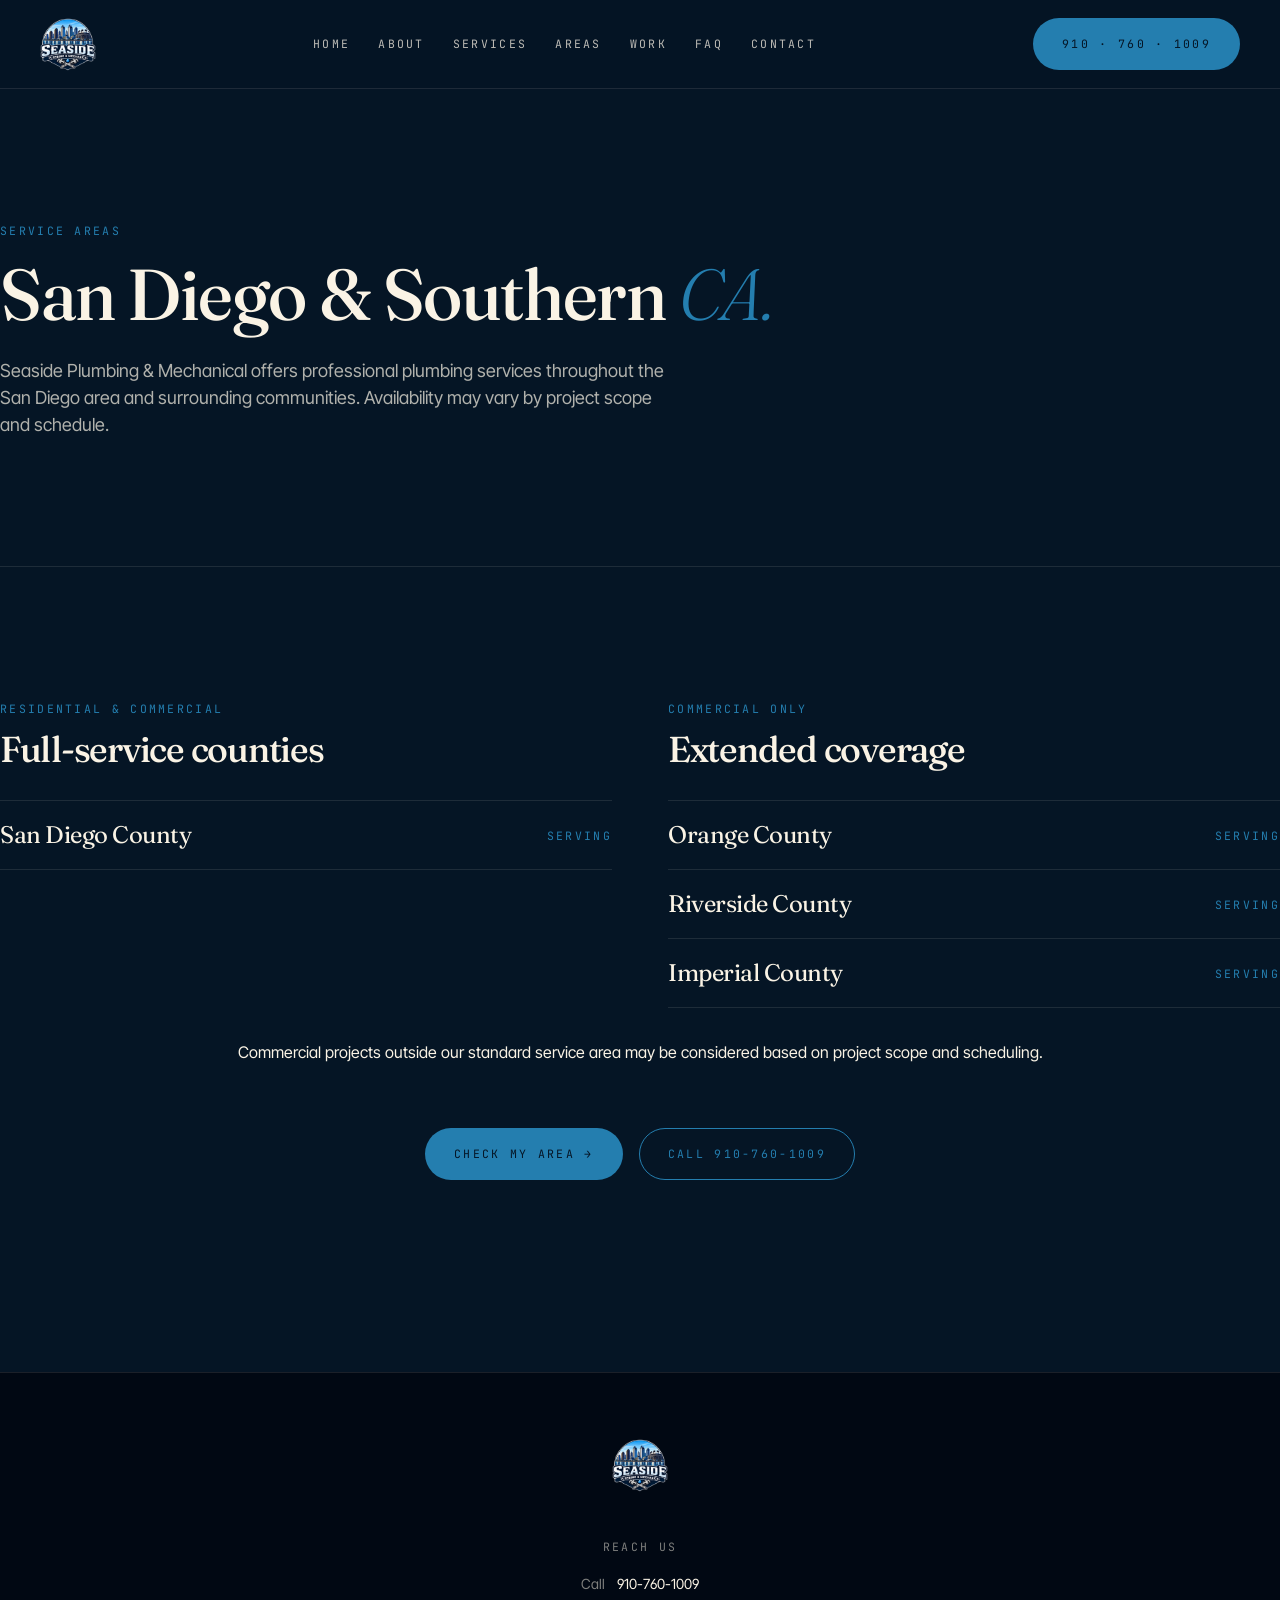
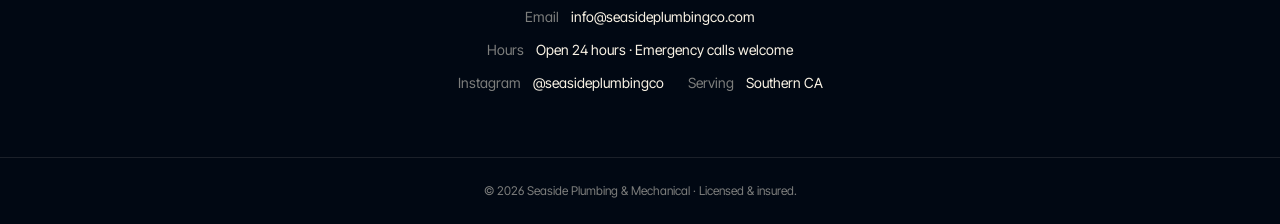
<file: areas/index.html>
<!doctype html>
<html lang="en">
<head>
  <meta charset="utf-8">
  <meta name="viewport" content="width=device-width, initial-scale=1">

  <title>Service Areas — Seaside Plumbing &amp; Mechanical</title>

  <meta name="description" content="Residential and commercial plumbing across San Diego County and surrounding Southern California communities.">

  <meta property="og:title" content="Service Areas — Seaside Plumbing & Mechanical">
  <meta property="og:description" content="Residential and commercial plumbing across San Diego County, with extended commercial coverage throughout Southern California.">
  <meta property="og:type" content="website">
  <meta property="og:url" content="https://seasideplumbingco.com/areas/">
  <meta property="og:image" content="https://seasideplumbingco.com/assets/logo.png">
  <meta property="og:image:alt" content="Seaside Plumbing & Mechanical">

  <meta name="twitter:card" content="summary_large_image">
  <meta name="twitter:title" content="Service Areas — Seaside Plumbing & Mechanical">
  <meta name="twitter:description" content="Residential and commercial plumbing across San Diego County, with extended commercial coverage throughout Southern California.">
  <meta name="twitter:image" content="https://seasideplumbingco.com/assets/logo.png">

  
<link rel="canonical" href="https://seasideplumbingco.com/areas/">
  <link rel="icon" type="image/x-icon" href="/seaside-favicon.ico">

  <link rel="preconnect" href="https://fonts.googleapis.com">
  <link rel="preconnect" href="https://fonts.gstatic.com" crossorigin>

  <link rel="stylesheet" href="https://fonts.googleapis.com/css2?family=Fraunces:opsz,wght@9..144,300;9..144,400;9..144,500&family=Inter+Tight:wght@400;500;600&family=JetBrains+Mono:wght@400;500&display=swap">

  <link rel="stylesheet" href="/styles.css">
</head>
<body>
<header class="site-header">
  <div class="header-inner">
    <a href="/" class="logo">
      <img src="/assets/logo.png" alt="Seaside Plumbing & Mechanical">
    </a>

    <nav class="main-nav">
      <a href="/">Home</a>
      <a href="/about/">About</a>
      <a href="/services/">Services</a>
      <a href="/areas/">Areas</a>
      <a href="/work/">Work</a>
      <a href="/faq/">FAQ</a>
      <a href="/contact/">Contact</a>
    </nav>

    <a href="tel:9107601009" class="btn btn-primary btn-sm header-cta">
      910 · 760 · 1009
    </a>
  </div>

  <nav class="mobile-nav">
    <a href="/">Home</a>
    <a href="/about/">About</a>
    <a href="/services/">Services</a>
    <a href="/areas/">Areas</a>
    <a href="/work/">Work</a>
    <a href="/faq/">FAQ</a>
    <a href="/contact/">Contact</a>
    <a href="tel:9107601009" class="call-link">Call</a>
  </nav>
</header>

<main>
  <section class="page-hero">
    <div class="container section-pad-lg">
      <span class="eyebrow">Service Areas</span>
      <h1>San Diego &amp; Southern <em class="accent">CA.</em></h1>
      <p style="margin-top:1.5rem;max-width:42rem;font-size:1.125rem;color:color-mix(in oklab,var(--cream) 70%,transparent);">Seaside Plumbing & Mechanical offers professional plumbing services throughout the San Diego area and surrounding communities. Availability may vary by project scope and schedule.</p>
    </div>
  </section>

  <section style="border-bottom:0;">
    <div class="container section-pad-lg">
      <div class="areas-grid">
       <div>
  <span class="eyebrow">Residential &amp; commercial</span>
  <h2 style="font-family:var(--font-display);letter-spacing:-0.035em;margin-top:0.75rem;font-size:2.25rem;color:var(--cream);">
    Full-service counties
  </h2>
  <ul class="area-list">
    <li>
      <span class="name">San Diego County</span>
      <span class="tag">Serving</span>
    </li>
  </ul>
</div>

<div>
  <span class="eyebrow">Commercial only</span>
  <h2 style="font-family:var(--font-display);letter-spacing:-0.035em;margin-top:0.75rem;font-size:2.25rem;color:var(--cream);">
    Extended coverage
  </h2>
  <ul class="area-list">
    <li><span class="name">Orange County</span><span class="tag">Serving</span></li>
    <li><span class="name">Riverside County</span><span class="tag">Serving</span></li>
    <li><span class="name">Imperial County</span><span class="tag">Serving</span></li>
  </ul>
</div>

</div>

<div style="text-align:center; margin:2rem auto; color:var(--cream);">
  Commercial projects outside our standard service area may be considered based on project scope and scheduling.
</div>

<div class="areas-actions">
  <a href="/contact/" class="btn btn-primary">Check my area →</a>
  <a href="tel:9107601009" class="btn btn-outline">Call 910-760-1009</a>
</div>

    </div>
  </section>
</main>

<footer class="site-footer">
  <div class="footer-inner">
    <img src="/assets/logo.png" alt="Seaside Plumbing & Mechanical">
    <div class="footer-block">
      <span class="eyebrow">Reach us</span>
      <dl class="footer-list">
        <div><dt>Call</dt><dd><a href="tel:9107601009">910-760-1009</a></dd></div>
        <div><dt>Email</dt><dd><a href="mailto:info@seasideplumbingco.com">info@seasideplumbingco.com</a></dd></div>
        <div><dt>Hours</dt><dd>Open 24 hours · Emergency calls welcome</dd></div>
         <div><dt>Instagram</dt><dd><a href="https://www.instagram.com/seasideplumbingco"
               target="_blank"
               rel="noopener noreferrer">
              @seasideplumbingco
            </a>
          <dd></dd><dt>Serving</dt><dd>Southern CA</dd></div>
        
      </dl>
    </div>
  </div>
  <div class="footer-legal">© 2026 Seaside Plumbing &amp; Mechanical · Licensed &amp; insured.</div>
</footer>
</body>
</html>
</file>
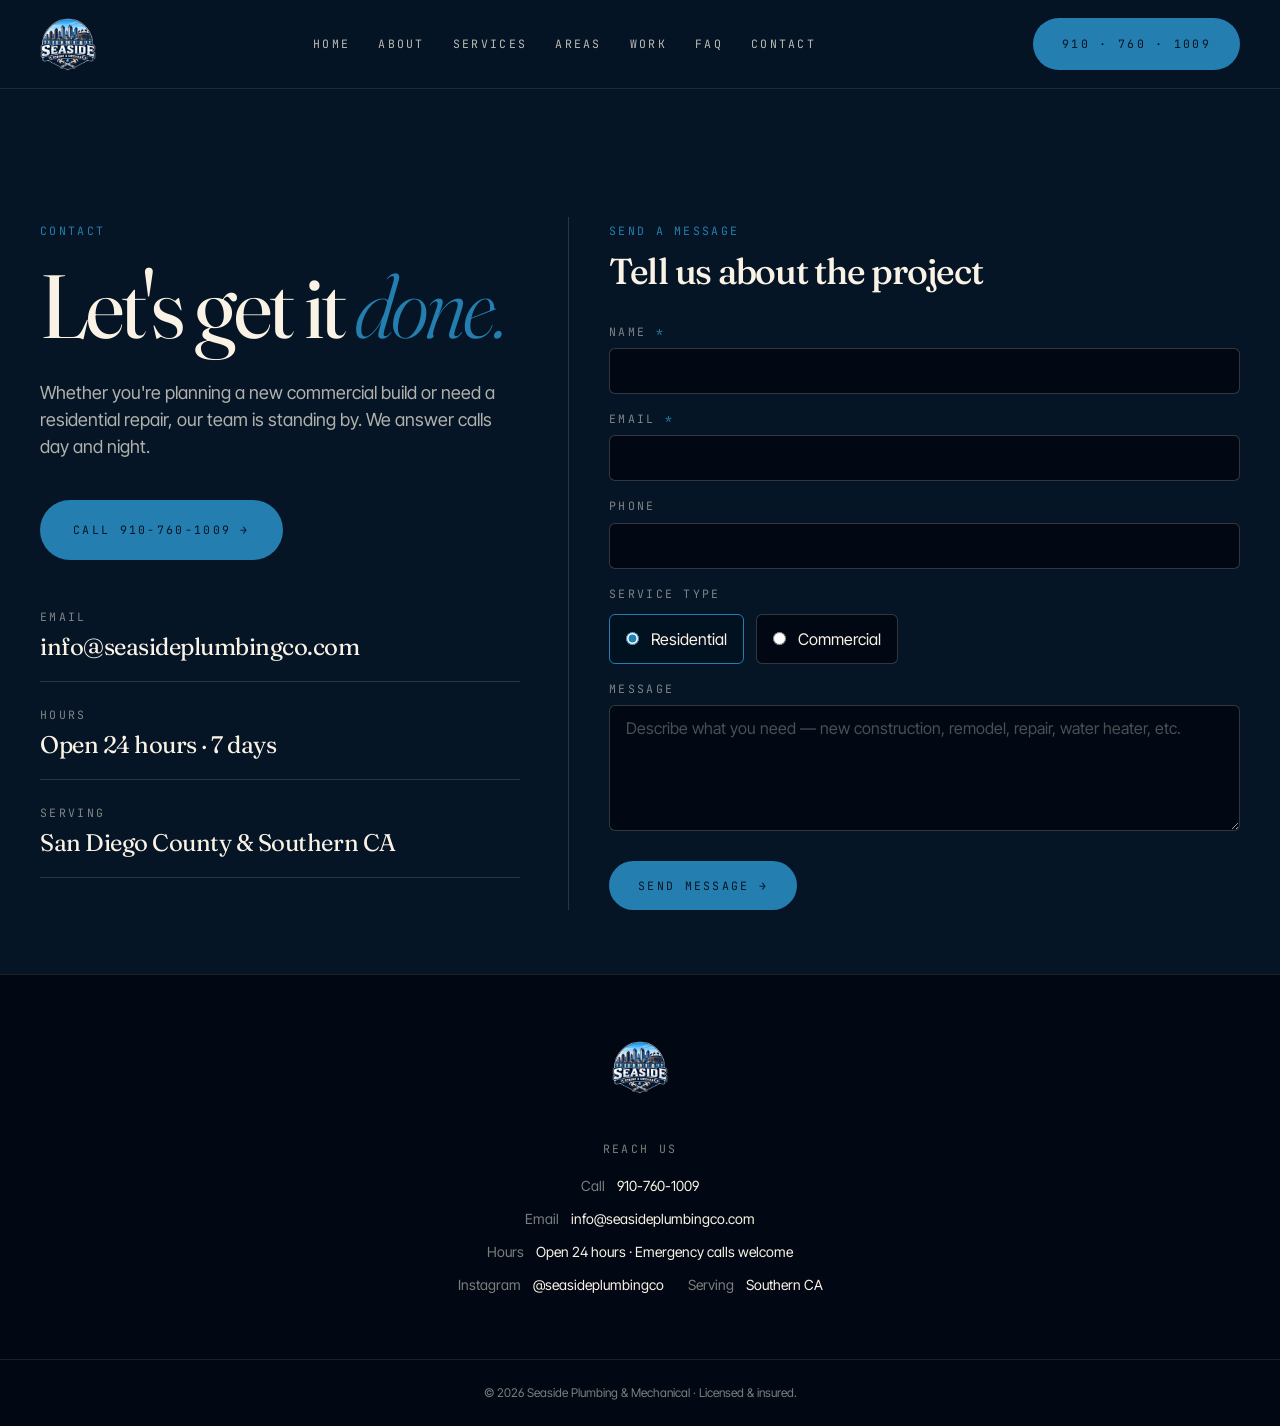
<file: contact/index.html>
<!doctype html>
<html lang="en">
<head>
  <meta charset="utf-8">
  <meta name="viewport" content="width=device-width, initial-scale=1">

  <title>Contact — Seaside Plumbing &amp; Mechanical</title>

  <meta name="description" content="Call Seaside Plumbing &amp; Mechanical at 910-760-1009 or send us a message for 24/7 plumbing service across San Diego County and Southern California.">

  <meta property="og:title" content="Contact Seaside Plumbing & Mechanical">
  <meta property="og:description" content="Open 24 hours · Call 910-760-1009 for plumbing service across San Diego County and Southern California.">
  <meta property="og:type" content="website">
  <meta property="og:url" content="https://seasideplumbingco.com/contact/">
  <meta property="og:image" content="https://seasideplumbingco.com/assets/logo.png">
  <meta property="og:image:alt" content="Seaside Plumbing & Mechanical">

  <meta name="twitter:card" content="summary_large_image">
  <meta name="twitter:title" content="Contact Seaside Plumbing & Mechanical">
  <meta name="twitter:description" content="Open 24 hours · Call 910-760-1009 for plumbing service across San Diego County and Southern California.">
  <meta name="twitter:image" content="https://seasideplumbingco.com/assets/logo.png">

  <link rel="icon" type="image/x-icon" href="/seaside-favicon.ico">

  <link rel="preconnect" href="https://fonts.googleapis.com">
  <link rel="preconnect" href="https://fonts.gstatic.com" crossorigin>

  <link rel="stylesheet" href="https://fonts.googleapis.com/css2?family=Fraunces:opsz,wght@9..144,300;9..144,400;9..144,500&family=Inter+Tight:wght@400;500;600&family=JetBrains+Mono:wght@400;500&display=swap">

  <link rel="stylesheet" href="/styles.css">
</head>
<body>
<header class="site-header">
  <div class="header-inner">
    <a href="/" class="logo">
      <img src="/assets/logo.png" alt="Seaside Plumbing & Mechanical">
    </a>

    <nav class="main-nav">
      <a href="/">Home</a>
      <a href="/about/">About</a>
      <a href="/services/">Services</a>
      <a href="/areas/">Areas</a>
      <a href="/work/">Work</a>
      <a href="/faq/">FAQ</a>
      <a href="/contact/">Contact</a>
    </nav>

    <a href="tel:9107601009" class="btn btn-primary btn-sm header-cta">
      910 · 760 · 1009
    </a>
  </div>

  <nav class="mobile-nav">
    <a href="/">Home</a>
    <a href="/about/">About</a>
    <a href="/services/">Services</a>
    <a href="/areas/">Areas</a>
    <a href="/work/">Work</a>
    <a href="/faq/">FAQ</a>
    <a href="/contact/">Contact</a>
    <a href="tel:9107601009" class="call-link">Call</a>
  </nav>
</header>

<main>
  <section style="border-bottom:0;">
    <div class="contact-grid">
      <div class="contact-info">
        <span class="eyebrow">Contact</span>
        <h1>Let's get it <em class="accent">done.</em></h1>
        <p>Whether you're planning a new commercial build or need a residential repair, our team is standing by. We answer calls day and night.</p>
        <a href="tel:9107601009" class="btn btn-primary">Call 910-760-1009 →</a>

        <dl class="contact-rows">
          <div class="contact-row"><span class="k">Email</span><a class="v" href="mailto:info@seasideplumbingco.com">info@seasideplumbingco.com</a></div>
          <div class="contact-row"><span class="k">Hours</span><span class="v">Open 24 hours · 7 days</span></div>
          <div class="contact-row"><span class="k">Serving</span><span class="v">San Diego County &amp; Southern CA</span></div>
        </dl>
      </div>

      <div class="form-col">
        <span class="eyebrow">Send a message</span>
        <h2>Tell us about the project</h2>

        <form action="https://formspree.io/f/mbdglobk" method="POST" class="contact-form">
          <div class="field"><label for="name">Name <span class="req">*</span></label><input id="name" name="name" type="text" required></div>
          <div class="field"><label for="email">Email <span class="req">*</span></label><input id="email" name="email" type="email" required></div>
          <div class="field"><label for="phone">Phone</label><input id="phone" name="phone" type="tel"></div>

          <fieldset>
            <legend>Service type</legend>
            <div class="radio-group">
              <label class="radio-option"><input type="radio" name="service_type" value="Residential" checked><span>Residential</span></label>
              <label class="radio-option"><input type="radio" name="service_type" value="Commercial"><span>Commercial</span></label>
            </div>
          </fieldset>

          <div class="field">
            <label for="message">Message</label>
            <textarea id="message" name="message" rows="5" required placeholder="Describe what you need — new construction, remodel, repair, water heater, etc."></textarea>
          </div>

          <button type="submit" class="btn btn-primary" style="align-self:flex-start;margin-top:0.5rem;">Send message →</button>
        </form>
      </div>
    </div>
  </section>
</main>

<footer class="site-footer">
  <div class="footer-inner">
    <img src="/assets/logo.png" alt="Seaside Plumbing & Mechanical">
    <div class="footer-block">
      <span class="eyebrow">Reach us</span>
      <dl class="footer-list">
        <div><dt>Call</dt><dd><a href="tel:9107601009">910-760-1009</a></dd></div>
        <div><dt>Email</dt><dd><a href="mailto:info@seasideplumbingco.com">info@seasideplumbingco.com</a></dd></div>
        <div><dt>Hours</dt><dd>Open 24 hours · Emergency calls welcome</dd></div>
         <div><dt>Instagram</dt><dd><a href="https://www.instagram.com/seasideplumbingco"
               target="_blank"
               rel="noopener noreferrer">
              @seasideplumbingco
            </a>
          <dd></dd><dt>Serving</dt><dd>Southern CA</dd></div>
        
      </dl>
    </div>
  </div>
  <div class="footer-legal">© 2026 Seaside Plumbing &amp; Mechanical · Licensed &amp; insured.</div>
</footer>
</body>
</html>
</file>
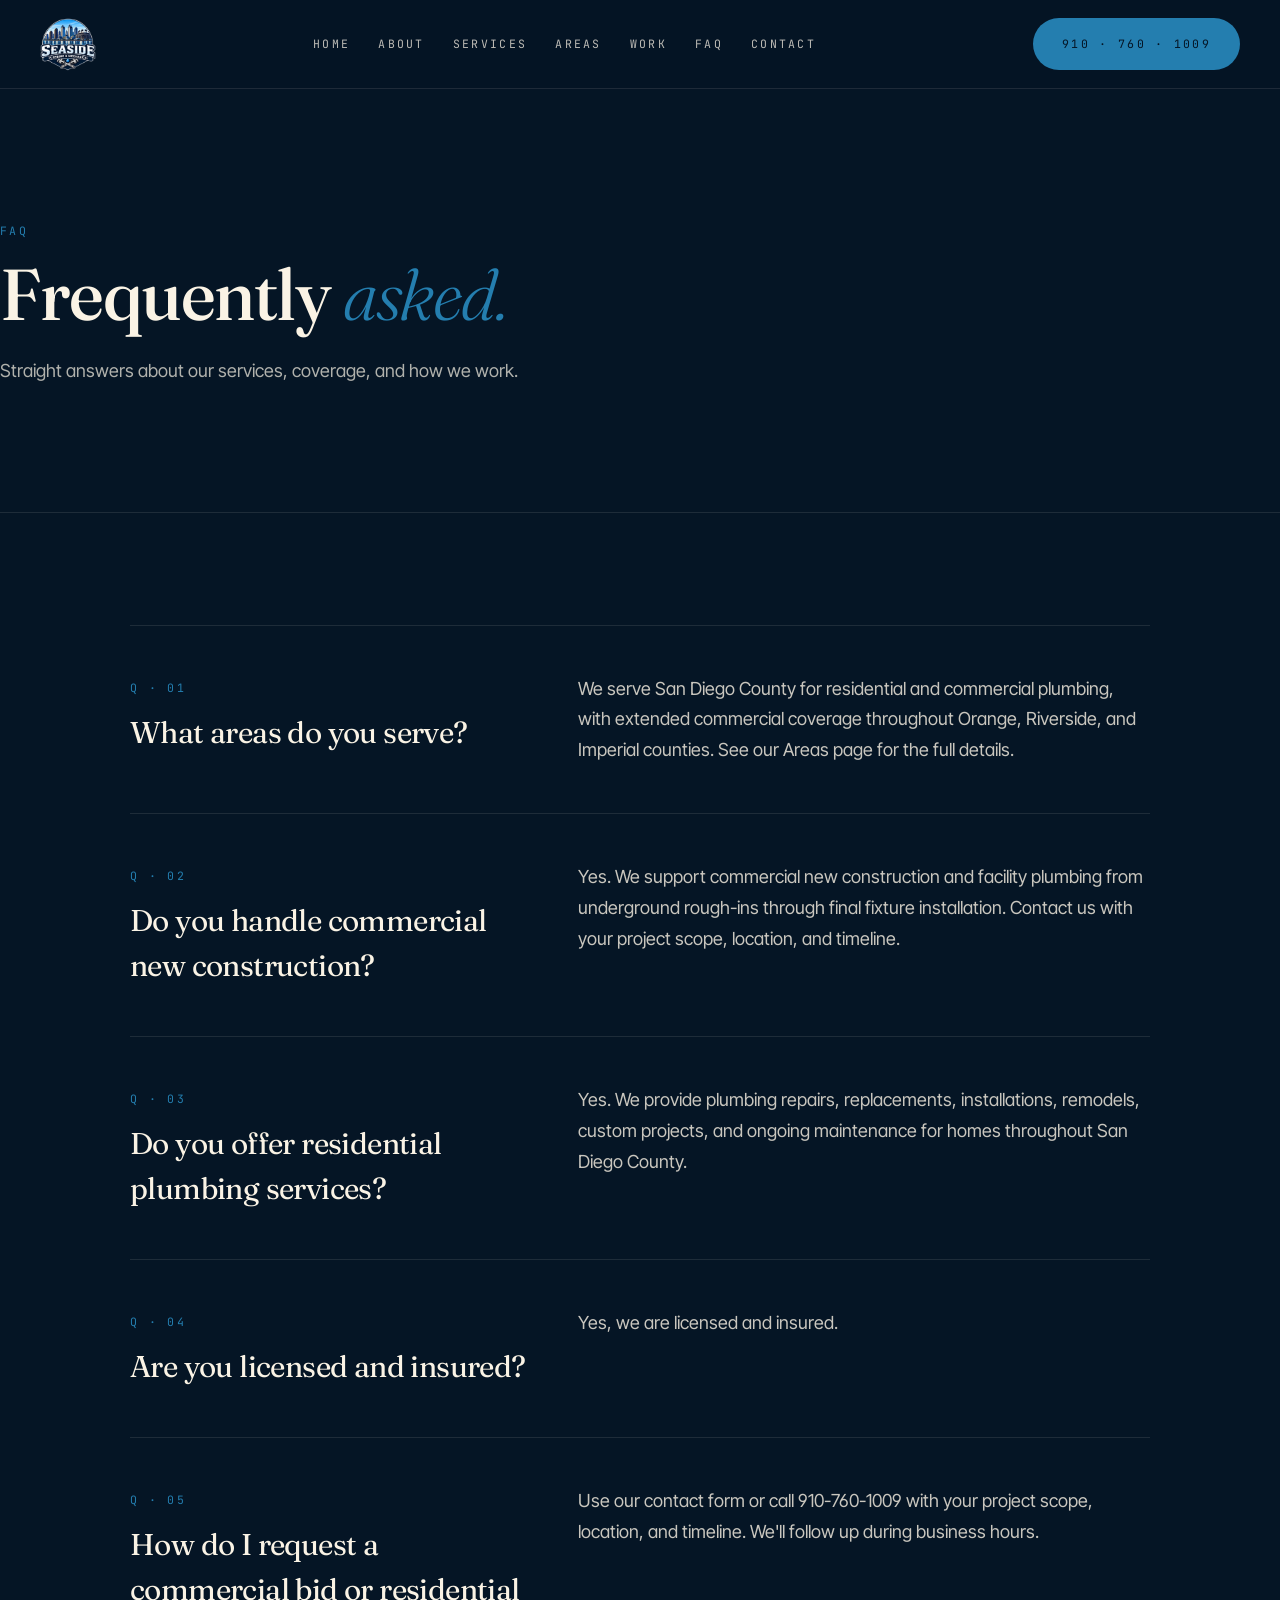
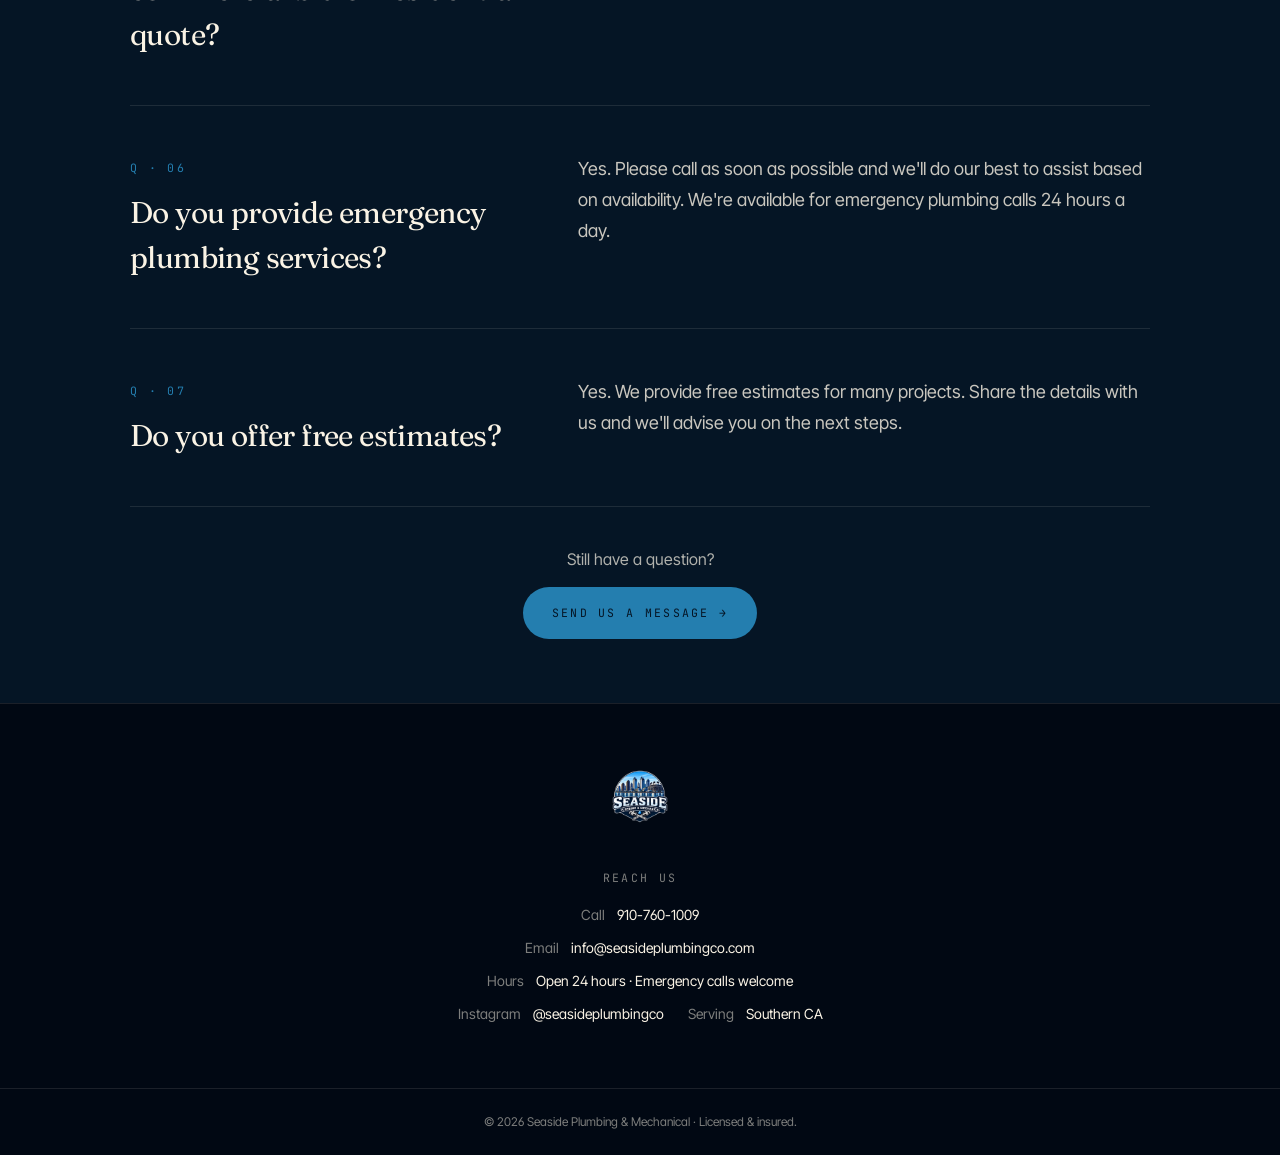
<file: faq/index.html>
<!doctype html>
<html lang="en">
<head>
  <meta charset="utf-8">
  <meta name="viewport" content="width=device-width, initial-scale=1">

  <title>FAQ — Seaside Plumbing &amp; Mechanical</title>

  <meta name="description" content="Answers to common questions about Seaside Plumbing & Mechanical — service areas, commercial bids, emergency service, licensing, and free estimates.">

  <meta property="og:title" content="FAQ — Seaside Plumbing & Mechanical">
  <meta property="og:description" content="Frequently asked questions about our Southern California plumbing services.">
  <meta property="og:type" content="website">
  <meta property="og:url" content="https://seasideplumbingco.com/faq/">
  <meta property="og:image" content="https://seasideplumbingco.com/assets/logo.png">
  <meta property="og:image:alt" content="Seaside Plumbing & Mechanical">

  <meta name="twitter:card" content="summary_large_image">
  <meta name="twitter:title" content="FAQ — Seaside Plumbing & Mechanical">
  <meta name="twitter:description" content="Frequently asked questions about our Southern California plumbing services.">
  <meta name="twitter:image" content="https://seasideplumbingco.com/assets/logo.png">

  <link rel="icon" type="image/x-icon" href="/seaside-favicon.ico">

  <link rel="preconnect" href="https://fonts.googleapis.com">
  <link rel="preconnect" href="https://fonts.gstatic.com" crossorigin>

  <link rel="stylesheet" href="https://fonts.googleapis.com/css2?family=Fraunces:opsz,wght@9..144,300;9..144,400;9..144,500&family=Inter+Tight:wght@400;500;600&family=JetBrains+Mono:wght@400;500&display=swap">

  <link rel="stylesheet" href="/styles.css">
</head>
<body>
<header class="site-header">
  <div class="header-inner">
    <a href="/" class="logo">
      <img src="/assets/logo.png" alt="Seaside Plumbing & Mechanical">
    </a>

    <nav class="main-nav">
      <a href="/">Home</a>
      <a href="/about/">About</a>
      <a href="/services/">Services</a>
      <a href="/areas/">Areas</a>
      <a href="/work/">Work</a>
      <a href="/faq/">FAQ</a>
      <a href="/contact/">Contact</a>
    </nav>

    <a href="tel:9107601009" class="btn btn-primary btn-sm header-cta">
      910 · 760 · 1009
    </a>
  </div>

  <nav class="mobile-nav">
    <a href="/">Home</a>
    <a href="/about/">About</a>
    <a href="/services/">Services</a>
    <a href="/areas/">Areas</a>
    <a href="/work/">Work</a>
    <a href="/faq/">FAQ</a>
    <a href="/contact/">Contact</a>
    <a href="tel:9107601009" class="call-link">Call</a>
  </nav>
</header>

<main>
  <section class="page-hero">
    <div class="container section-pad-lg">
      <span class="eyebrow">FAQ</span>
      <h1>Frequently <em class="accent">asked.</em></h1>
      <p style="margin-top:1.5rem;max-width:42rem;font-size:1.125rem;color:color-mix(in oklab,var(--cream) 70%,transparent);">Straight answers about our services, coverage, and how we work.</p>
    </div>
  </section>

  <section style="border-bottom:0;">
  <div class="faq-inner">
  <dl class="faq-list">

    <div class="faq-item">
      <dt class="faq-q">
        <span class="eyebrow">Q · 01</span>
        <p>What areas do you serve?</p>
      </dt>
      <dd class="faq-a">
        We serve San Diego County for residential and commercial plumbing, with extended commercial coverage throughout Orange, Riverside, and Imperial counties. See our Areas page for the full details.
      </dd>
    </div>

    <div class="faq-item">
      <dt class="faq-q">
        <span class="eyebrow">Q · 02</span>
        <p>Do you handle commercial new construction?</p>
      </dt>
      <dd class="faq-a">
        Yes. We support commercial new construction and facility plumbing from underground rough-ins through final fixture installation. Contact us with your project scope, location, and timeline.
      </dd>
    </div>

    <div class="faq-item">
      <dt class="faq-q">
        <span class="eyebrow">Q · 03</span>
        <p>Do you offer residential plumbing services?</p>
      </dt>
      <dd class="faq-a">
        Yes. We provide plumbing repairs, replacements, installations, remodels, custom projects, and ongoing maintenance for homes throughout San Diego County.
      </dd>
    </div>

    <div class="faq-item">
      <dt class="faq-q">
        <span class="eyebrow">Q · 04</span>
        <p>Are you licensed and insured?</p>
      </dt>
      <dd class="faq-a">
        Yes, we are licensed and insured.
      </dd>
    </div>

    <div class="faq-item">
      <dt class="faq-q">
        <span class="eyebrow">Q · 05</span>
        <p>How do I request a commercial bid or residential quote?</p>
      </dt>
      <dd class="faq-a">
         Use our contact form or call 910-760-1009 with your project scope, location, and timeline. We'll follow up during business hours.
      </dd>
    </div>

    <div class="faq-item">
      <dt class="faq-q">
        <span class="eyebrow">Q · 06</span>
        <p>Do you provide emergency plumbing services?</p>
      </dt>
      <dd class="faq-a">
        Yes. Please call as soon as possible and we'll do our best to assist based on availability. We're available for emergency plumbing calls 24 hours a day.
      </dd>
    </div>

        <div class="faq-item">
      <dt class="faq-q">
        <span class="eyebrow">Q · 07</span>
        <p>Do you offer free estimates?</p>
      </dt>
      <dd class="faq-a">
        Yes. We provide free estimates for many projects. Share the details with us and we'll advise you on the next steps.
      </dd>
    </div>

  </dl>

  <div class="faq-cta">
    <p style="color:color-mix(in oklab,var(--cream) 70%,transparent);">
      Still have a question?
    </p>
    <a href="/contact/" class="btn btn-primary">
      Send us a message →
    </a>
  </div>

</div>
</section>
</main>
  
<footer class="site-footer">
  <div class="footer-inner">
    <img src="/assets/logo.png" alt="Seaside Plumbing & Mechanical">
    <div class="footer-block">
      <span class="eyebrow">Reach us</span>
      <dl class="footer-list">
        <div><dt>Call</dt><dd><a href="tel:9107601009">910-760-1009</a></dd></div>
        <div><dt>Email</dt><dd><a href="mailto:info@seasideplumbingco.com">info@seasideplumbingco.com</a></dd></div>
        <div><dt>Hours</dt><dd>Open 24 hours · Emergency calls welcome</dd></div>
         <div><dt>Instagram</dt><dd><a href="https://www.instagram.com/seasideplumbingco"
               target="_blank"
               rel="noopener noreferrer">
              @seasideplumbingco
            </a>
          <dd></dd><dt>Serving</dt><dd>Southern CA</dd></div>
        
      </dl>
    </div>
  </div>
  <div class="footer-legal">© 2026 Seaside Plumbing &amp; Mechanical · Licensed &amp; insured.</div>
</footer>
</body>
</html>
</file>
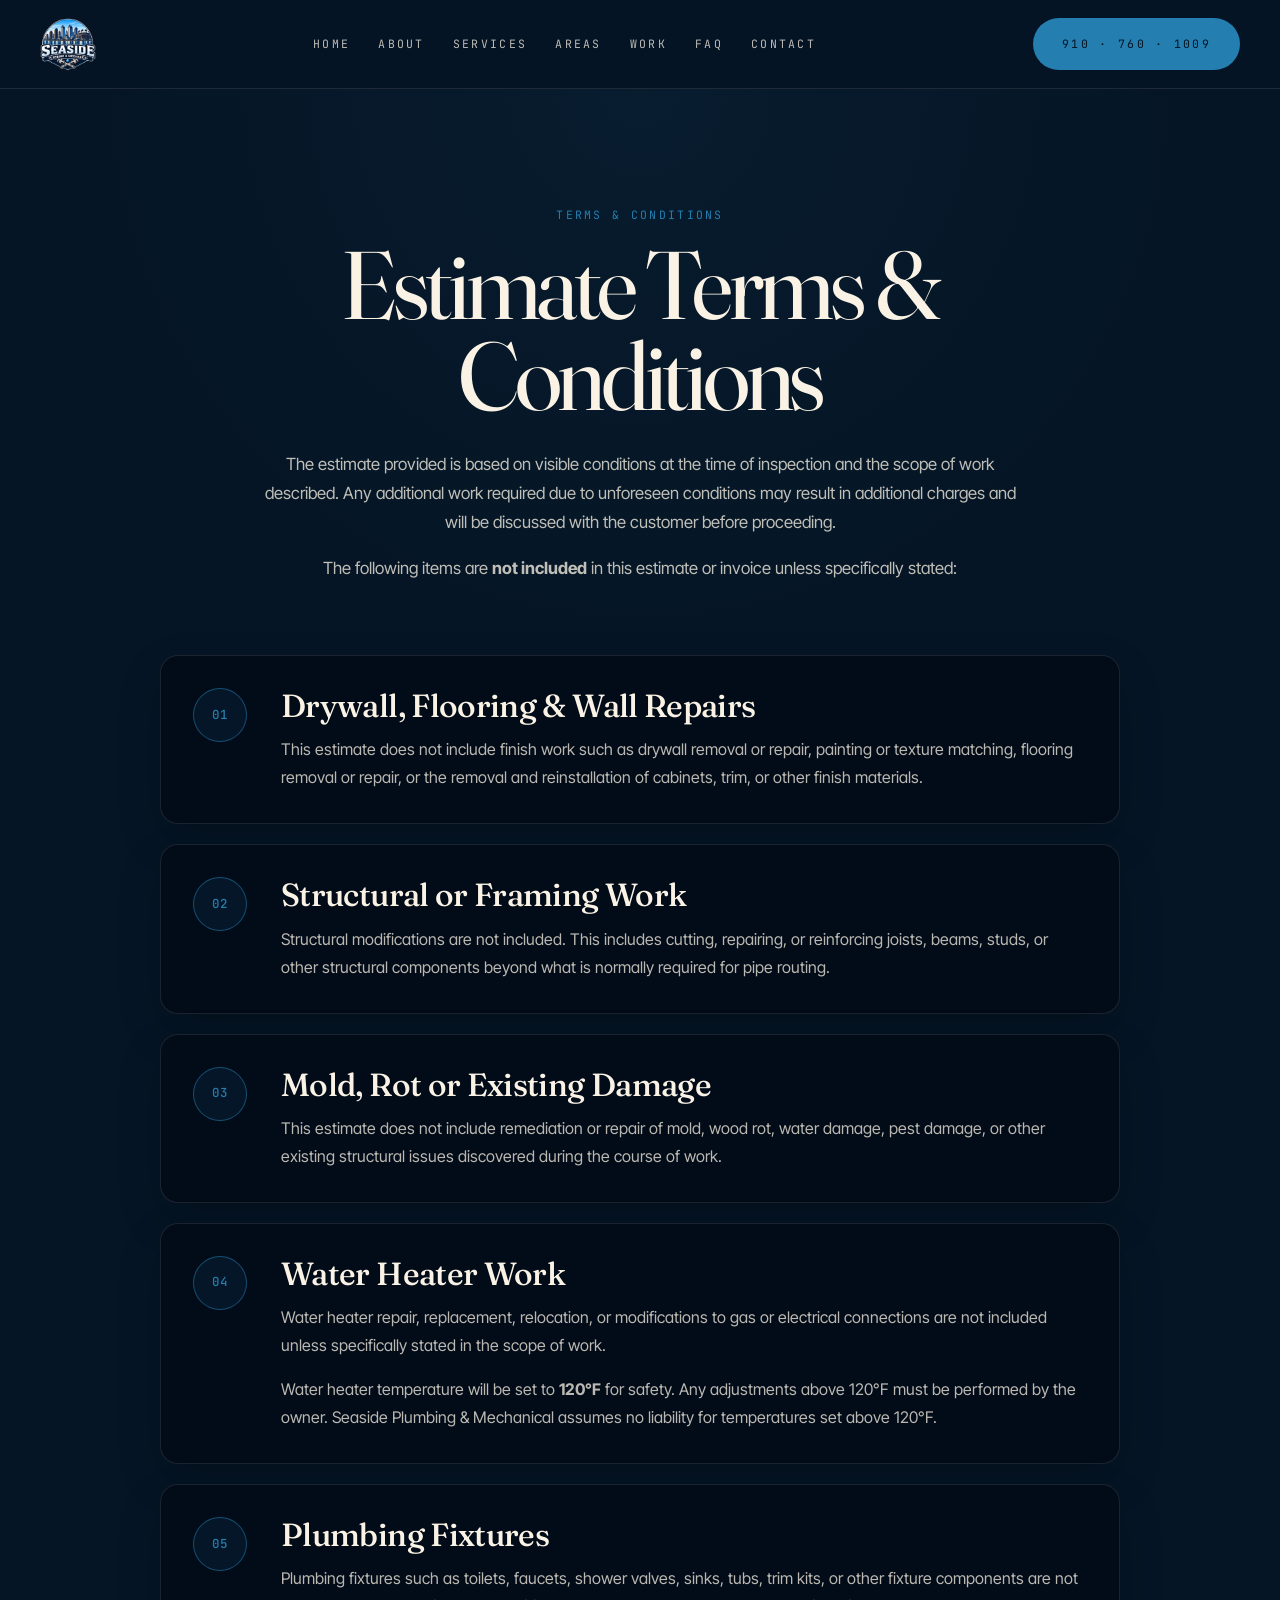
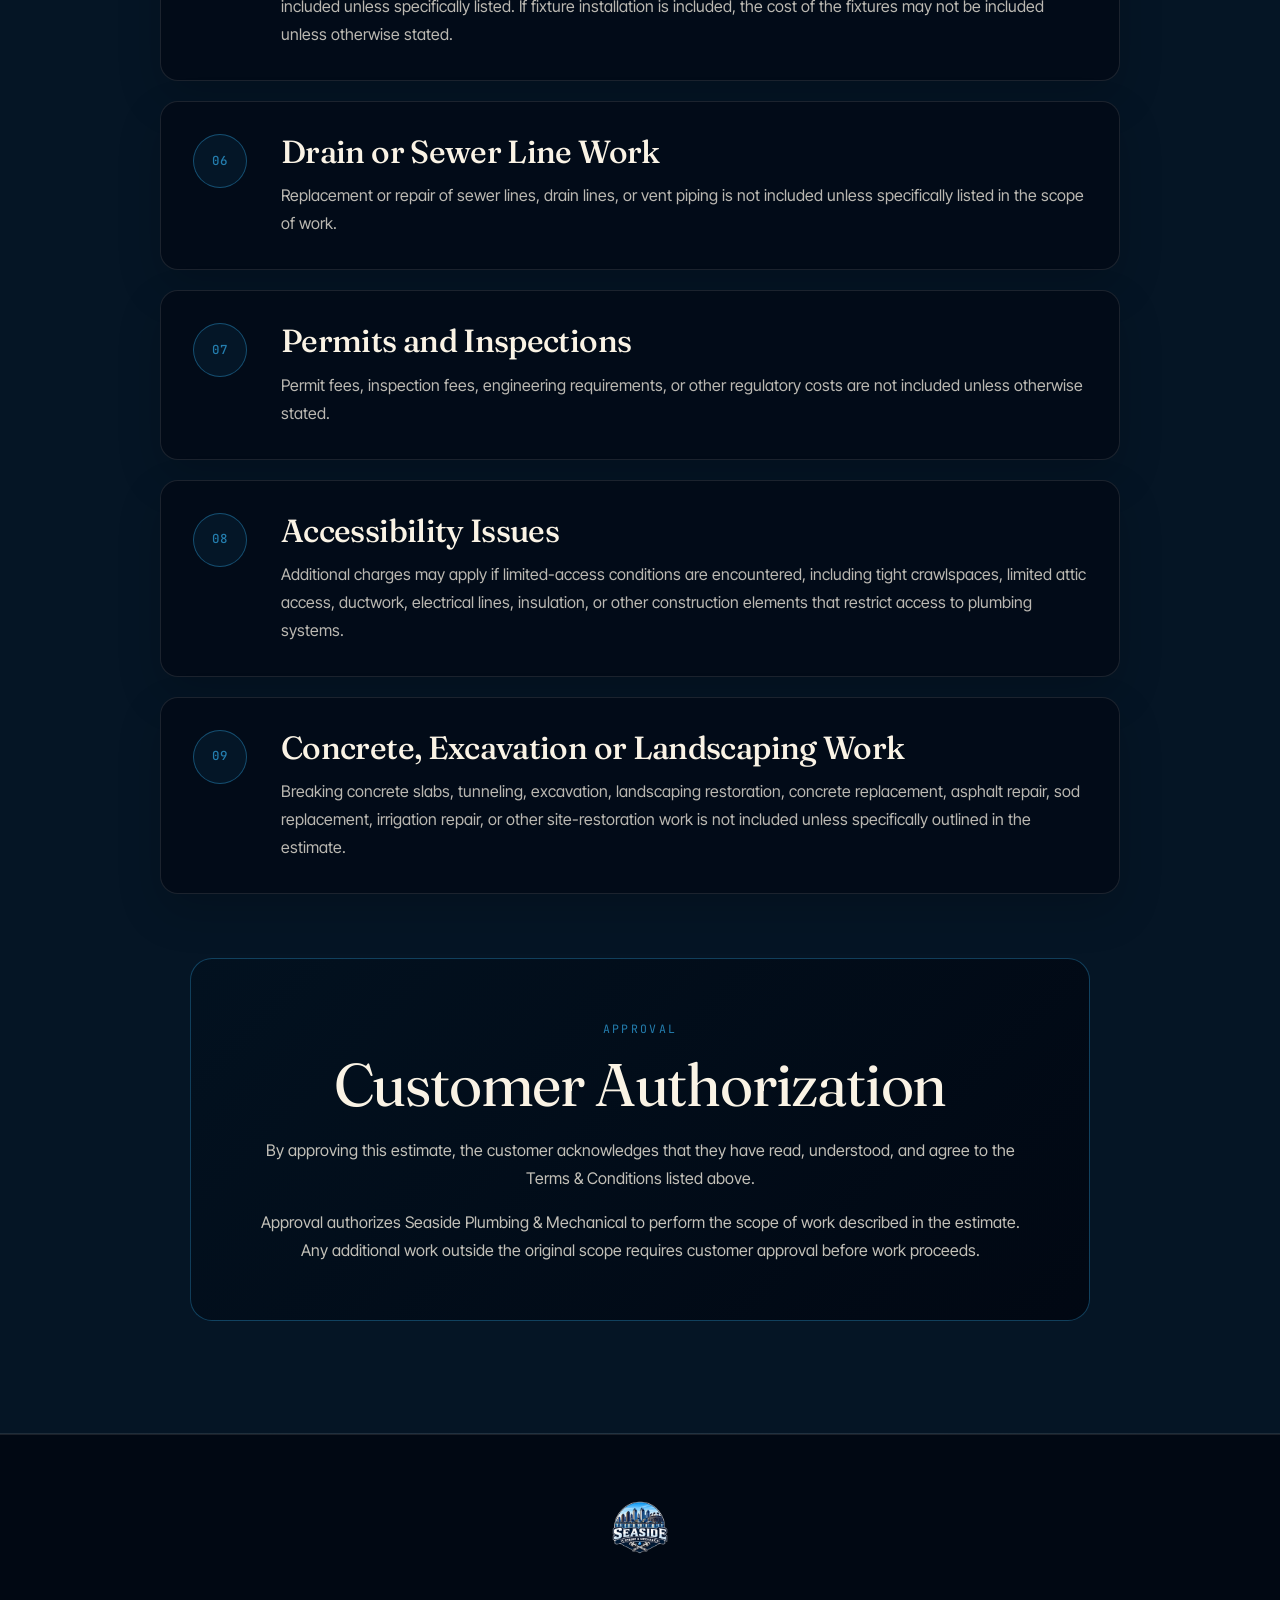
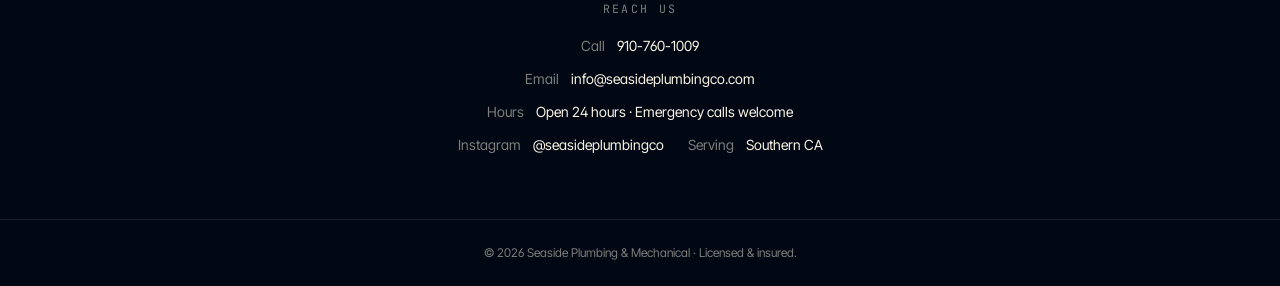
<file: terms-and-conditions/index.html>
<!doctype html>
<html lang="en">
<head>
  <meta charset="utf-8">
  <meta name="viewport" content="width=device-width, initial-scale=1">

  <title>Seaside Plumbing &amp; Mechanical — Terms &amp; Conditions</title>

  <meta name="description" content="Review Seaside Plumbing & Mechanical estimate terms and conditions, including project scope, exclusions, permits, water heater work, fixtures, excavation, and customer authorization.">

  <meta property="og:title" content="Terms & Conditions — Seaside Plumbing & Mechanical">
  <meta property="og:description" content="Review the estimate terms and conditions for Seaside Plumbing & Mechanical.">
  <meta property="og:type" content="website">
  <meta property="og:url" content="https://seasideplumbingco.com/terms/">
  <meta property="og:image" content="https://seasideplumbingco.com/assets/logo.png">
  <meta property="og:image:alt" content="Seaside Plumbing & Mechanical">

  <meta name="twitter:card" content="summary_large_image">
  <meta name="twitter:title" content="Terms & Conditions — Seaside Plumbing & Mechanical">
  <meta name="twitter:description" content="Review the estimate terms and conditions for Seaside Plumbing & Mechanical.">
  <meta name="twitter:image" content="https://seasideplumbingco.com/assets/logo.png">

  <link rel="icon" type="image/x-icon" href="/seaside-favicon.ico">

  <link rel="preconnect" href="https://fonts.googleapis.com">
  <link rel="preconnect" href="https://fonts.gstatic.com" crossorigin>

  <link rel="stylesheet" href="https://fonts.googleapis.com/css2?family=Fraunces:opsz,wght@9..144,300;9..144,400;9..144,500&family=Inter+Tight:wght@400;500;600&family=JetBrains+Mono:wght@400;500&display=swap">

  <link rel="stylesheet" href="/styles.css">
</head>
<body>

<header class="site-header">
  <div class="header-inner">
    <a href="/" class="logo">
      <img src="/assets/logo.png" alt="Seaside Plumbing & Mechanical">
    </a>

    <nav class="main-nav">
      <a href="/">Home</a>
      <a href="/about/">About</a>
      <a href="/services/">Services</a>
      <a href="/areas/">Areas</a>
      <a href="/work/">Work</a>
      <a href="/faq/">FAQ</a>
      <a href="/contact/">Contact</a>
    </nav>

    <a href="tel:9107601009" class="btn btn-primary btn-sm header-cta">
      910 · 760 · 1009
    </a>
  </div>

  <nav class="mobile-nav">
    <a href="/">Home</a>
    <a href="/about/">About</a>
    <a href="/services/">Services</a>
    <a href="/areas/">Areas</a>
    <a href="/work/">Work</a>
    <a href="/faq/">FAQ</a>
    <a href="/contact/">Contact</a>
    <a href="tel:9107601009" class="call-link">Call</a>
  </nav>
</header>

<main>
  <section class="terms-page">
    <div class="container section-pad-lg">

      <header class="terms-header">
        <span class="eyebrow">Terms &amp; Conditions</span>
        <h1>Estimate Terms &amp; Conditions</h1>

        <div class="terms-intro">
          <p>
            The estimate provided is based on visible conditions at the time
            of inspection and the scope of work described. Any additional work
            required due to unforeseen conditions may result in additional
            charges and will be discussed with the customer before proceeding.
          </p>

          <p>
            The following items are <strong>not included</strong> in this
            estimate or invoice unless specifically stated:
          </p>
        </div>
      </header>

      <div class="terms-list">

        <article class="terms-item">
          <span class="terms-number">01</span>
          <div class="terms-content">
            <h2>Drywall, Flooring &amp; Wall Repairs</h2>
            <p>
              This estimate does not include finish work such as drywall
              removal or repair, painting or texture matching, flooring
              removal or repair, or the removal and reinstallation of
              cabinets, trim, or other finish materials.
            </p>
          </div>
        </article>

        <article class="terms-item">
          <span class="terms-number">02</span>
          <div class="terms-content">
            <h2>Structural or Framing Work</h2>
            <p>
              Structural modifications are not included. This includes
              cutting, repairing, or reinforcing joists, beams, studs, or
              other structural components beyond what is normally required
              for pipe routing.
            </p>
          </div>
        </article>

        <article class="terms-item">
          <span class="terms-number">03</span>
          <div class="terms-content">
            <h2>Mold, Rot or Existing Damage</h2>
            <p>
              This estimate does not include remediation or repair of mold,
              wood rot, water damage, pest damage, or other existing
              structural issues discovered during the course of work.
            </p>
          </div>
        </article>

        <article class="terms-item">
          <span class="terms-number">04</span>
          <div class="terms-content">
            <h2>Water Heater Work</h2>
            <p>
              Water heater repair, replacement, relocation, or modifications
              to gas or electrical connections are not included unless
              specifically stated in the scope of work.
            </p>
            <p>
              Water heater temperature will be set to
              <strong>120°F</strong> for safety. Any adjustments above 120°F
              must be performed by the owner. Seaside Plumbing &amp;
              Mechanical assumes no liability for temperatures set above
              120°F.
            </p>
          </div>
        </article>

        <article class="terms-item">
          <span class="terms-number">05</span>
          <div class="terms-content">
            <h2>Plumbing Fixtures</h2>
            <p>
              Plumbing fixtures such as toilets, faucets, shower valves,
              sinks, tubs, trim kits, or other fixture components are not
              included unless specifically listed. If fixture installation is
              included, the cost of the fixtures may not be included unless
              otherwise stated.
            </p>
          </div>
        </article>

        <article class="terms-item">
          <span class="terms-number">06</span>
          <div class="terms-content">
            <h2>Drain or Sewer Line Work</h2>
            <p>
              Replacement or repair of sewer lines, drain lines, or vent
              piping is not included unless specifically listed in the scope
              of work.
            </p>
          </div>
        </article>

        <article class="terms-item">
          <span class="terms-number">07</span>
          <div class="terms-content">
            <h2>Permits and Inspections</h2>
            <p>
              Permit fees, inspection fees, engineering requirements, or
              other regulatory costs are not included unless otherwise
              stated.
            </p>
          </div>
        </article>

        <article class="terms-item">
          <span class="terms-number">08</span>
          <div class="terms-content">
            <h2>Accessibility Issues</h2>
            <p>
              Additional charges may apply if limited-access conditions are
              encountered, including tight crawlspaces, limited attic access,
              ductwork, electrical lines, insulation, or other construction
              elements that restrict access to plumbing systems.
            </p>
          </div>
        </article>

        <article class="terms-item">
          <span class="terms-number">09</span>
          <div class="terms-content">
            <h2>Concrete, Excavation or Landscaping Work</h2>
            <p>
              Breaking concrete slabs, tunneling, excavation, landscaping
              restoration, concrete replacement, asphalt repair, sod
              replacement, irrigation repair, or other site-restoration work
              is not included unless specifically outlined in the estimate.
            </p>
          </div>
        </article>

      </div>

      <aside class="terms-authorization">
        <span class="eyebrow">Approval</span>
        <h2>Customer Authorization</h2>

        <p>
          By approving this estimate, the customer acknowledges that they
          have read, understood, and agree to the Terms &amp; Conditions
          listed above.
        </p>

        <p>
          Approval authorizes Seaside Plumbing &amp; Mechanical to perform
          the scope of work described in the estimate. Any additional work
          outside the original scope requires customer approval before work
          proceeds.
        </p>
      </aside>

    </div>
  </section>
</main>

<footer class="site-footer">
  <div class="footer-inner">
    <img src="/assets/logo.png" alt="Seaside Plumbing & Mechanical">
    <div class="footer-block">
      <span class="eyebrow">Reach us</span>
      <dl class="footer-list">
        <div><dt>Call</dt><dd><a href="tel:9107601009">910-760-1009</a></dd></div>
        <div><dt>Email</dt><dd><a href="mailto:info@seasideplumbingco.com">info@seasideplumbingco.com</a></dd></div>
        <div><dt>Hours</dt><dd>Open 24 hours · Emergency calls welcome</dd></div>
         <div><dt>Instagram</dt><dd><a href="https://www.instagram.com/seasideplumbingco"
               target="_blank"
               rel="noopener noreferrer">
              @seasideplumbingco
            </a>
          <dd></dd><dt>Serving</dt><dd>Southern CA</dd></div>
        
      </dl>
    </div>
  </div>
  <div class="footer-legal">© 2026 Seaside Plumbing &amp; Mechanical · Licensed &amp; insured.</div>
</footer>
</body>
</html>
</file>
<file: styles.css>
/* Seaside Plumbing & Mechanical — static site styles */
:root {
  --deep: oklch(0.19 0.04 250);
  --ink: oklch(0.13 0.03 250);
  --cream: oklch(0.965 0.02 85);
--rust: #247EAF;
  --border: oklch(0.3 0.03 250);
  --font-display: "Fraunces", Georgia, serif;
  --font-sans: "Inter Tight", ui-sans-serif, system-ui, sans-serif;
  --font-mono: "JetBrains Mono", ui-monospace, monospace;
}

* { box-sizing: border-box; margin: 0; padding: 0; }
html { -webkit-text-size-adjust: 100%; }
body {
  background: var(--deep);
  color: var(--cream);
  font-family: var(--font-sans);
  font-feature-settings: "ss01", "cv11";
  line-height: 1.5;
  min-height: 100vh;
}
img { max-width: 100%; display: block; }
a { color: inherit; text-decoration: none; }
h1,h2,h3,h4 { font-family: var(--font-display); font-weight: 500; letter-spacing: -0.02em; line-height: 1.05; }
::selection { background: var(--rust); color: var(--deep); }
.sr-only { position: absolute; width: 1px; height: 1px; padding: 0; margin: -1px; overflow: hidden; clip: rect(0,0,0,0); border: 0; }

.container { max-width: 1400px; margin: 0 auto; padding: 0 1.5rem; }
@media (min-width: 768px) { .container { padding: 0 2.5rem; } }

.eyebrow {
  font-family: var(--font-mono);
  font-size: 0.72rem;
  letter-spacing: 0.2em;
  text-transform: uppercase;
  color: var(--rust);
}
.display {
  font-family: var(--font-display);
  font-weight: 400;
  letter-spacing: -0.035em;
  line-height: 0.92;
}
em.accent { font-style: italic; font-weight: 300; color: var(--rust); }

/* Header */
.site-header {
  position: sticky; top: 0; z-index: 40;
  background: color-mix(in oklab, var(--deep) 85%, transparent);
  backdrop-filter: blur(8px);
  border-bottom: 1px solid color-mix(in oklab, var(--cream) 10%, transparent);
}
.header-inner {
  display: flex; align-items: center; justify-content: space-between;
  gap: 1rem; padding: 1rem 1.5rem;
  max-width: 1400px; margin: 0 auto;
}
@media (min-width: 768px) { .header-inner { padding: 1rem 2.5rem; } }
.logo img { height: 48px; width: auto; }
@media (min-width: 768px) { .logo img { height: 56px; } }
.main-nav { display: none; gap: 1.75rem; font-family: var(--font-mono); font-size: 0.72rem; letter-spacing: 0.2em; text-transform: uppercase; }
.main-nav a { color: color-mix(in oklab, var(--cream) 75%, transparent); transition: color .2s; }
.main-nav a:hover, .main-nav a.active { color: var(--rust); }
@media (min-width: 1024px) { .main-nav { display: flex; } }
.header-cta { display: none; }
@media (min-width: 768px) { .header-cta { display: inline-block; } }
.mobile-nav {
  display: flex; gap: 1.25rem; overflow-x: auto;
  padding: 0.75rem 1.5rem;
  border-top: 1px solid color-mix(in oklab, var(--cream) 10%, transparent);
  font-family: var(--font-mono); font-size: 0.72rem; letter-spacing: 0.2em; text-transform: uppercase;
  white-space: nowrap;
}
.mobile-nav a { color: color-mix(in oklab, var(--cream) 60%, transparent); }
.mobile-nav a.active { color: var(--rust); }
.mobile-nav .call-link { margin-left: auto; color: var(--rust); }
@media (min-width: 1024px) { .mobile-nav { display: none; } }

/* Buttons */
.btn {
  display: inline-block; border-radius: 999px;
  padding: 1rem 1.75rem;
  font-family: var(--font-mono); font-size: 0.72rem; letter-spacing: 0.2em; text-transform: uppercase;
  transition: background-color .2s, color .2s, border-color .2s;
  cursor: pointer; border: 1px solid transparent;
}
.btn-primary {
  background: #247EAF;
  color: var(--deep);
}

.btn-primary:hover {
  background: #3A91BD;
}

.btn-outline {
  border-color: #247EAF;
  color: #247EAF;
}

.btn-outline:hover {
  background: #247EAF;
  border-color: #247EAF;
  color: var(--deep);
}

.btn-dark {
  background: var(--deep);
  color: var(--cream);
}

.btn-dark:hover {
  background: var(--ink);
}

/* Sections */
section { border-bottom: 1px solid color-mix(in oklab, var(--cream) 10%, transparent); }
.section-pad { padding: 5rem 0; }
@media (min-width: 768px) { .section-pad { padding: 7rem 0; } }
.section-pad-lg { padding: 6rem 0; }
@media (min-width: 768px) { .section-pad-lg { padding: 8rem 0; } }

.rule { display: flex; align-items: center; gap: 0.75rem; color: var(--rust); font-family: var(--font-mono); font-size: 0.72rem; letter-spacing: 0.2em; text-transform: uppercase; }
.rule::before { content: ""; height: 1px; width: 2.5rem; background: var(--rust); }

/* Hero */
.hero { position: relative; overflow: hidden; }
.hero-bg { position: absolute; inset: 0; background-size: cover; background-position: center; opacity: 0.3; }
.hero-veil { position: absolute; inset: 0; background: linear-gradient(to bottom, color-mix(in oklab, var(--deep) 70%, transparent), color-mix(in oklab, var(--deep) 85%, transparent) 60%, var(--deep)); }
.hero-inner { position: relative; padding: 5rem 1.5rem 6rem; max-width: 1400px; margin: 0 auto; }
@media (min-width: 768px) { .hero-inner { padding: 8rem 2.5rem 9rem; } }
.hero h1 {
  margin-top: 2rem;
  font-family: var(--font-display); font-weight: 400;
  letter-spacing: -0.035em; line-height: 0.92;
  font-size: clamp(3.5rem, 11vw, 10rem);
}
.hero p { margin-top: 2rem; max-width: 38rem; font-size: 1.125rem; line-height: 1.7; color: color-mix(in oklab, var(--cream) 75%, transparent); }
.hero-cta { margin-top: 2.5rem; display: flex; flex-wrap: wrap; gap: 1rem; align-items: center; }

/* Stat strip */
.stat-strip { position: relative; background: color-mix(in oklab, var(--ink) 60%, transparent); backdrop-filter: blur(8px); border-top: 1px solid color-mix(in oklab, var(--cream) 10%, transparent); }
.stat-grid { display: grid; grid-template-columns: repeat(2, 1fr); gap: 1.5rem 1rem; padding: 2rem 1.5rem; max-width: 1400px; margin: 0 auto; }
@media (min-width: 768px) { .stat-grid { grid-template-columns: repeat(4, 1fr); padding: 2rem 2.5rem; } }
.stat-n { font-family: var(--font-display); font-size: 1.875rem; letter-spacing: -0.035em; }
@media (min-width: 768px) { .stat-n { font-size: 3rem; } }
.stat-l { display: block; margin-top: 0.25rem; font-family: var(--font-mono); font-size: 0.72rem; letter-spacing: 0.2em; text-transform: uppercase; color: color-mix(in oklab, var(--cream) 50%, transparent); }

/* Section headings */
.section-head { display: flex; flex-wrap: wrap; align-items: flex-end; justify-content: space-between; gap: 1.5rem; }
.section-head h2 { font-family: var(--font-display); letter-spacing: -0.035em; margin-top: 1rem; font-size: 3rem; color: var(--cream); }
@media (min-width: 768px) { .section-head h2 { font-size: 4.5rem; } }
.section-link { font-family: var(--font-mono); font-size: 0.72rem; letter-spacing: 0.2em; text-transform: uppercase; color: var(--cream); border-bottom: 1px solid currentColor; padding-bottom: 2px; }
.section-link:hover { color: var(--rust); }

/* Preview cards */
.two-col { display: grid; gap: 2.5rem; margin-top: 4rem; }
@media (min-width: 768px) { .two-col { grid-template-columns: 1fr 1fr; } }
.preview-card { border-top: 1px solid color-mix(in oklab, var(--cream) 20%, transparent); padding-top: 2rem; }
.preview-card .eyebrow { margin-top: 1.5rem; display: inline-block; }
.preview-card h3 { margin-top: 0.75rem; font-size: 1.875rem; color: var(--cream); font-family: var(--font-display); letter-spacing: -0.035em; line-height: 1; }
@media (min-width: 768px) { .preview-card h3 { font-size: 2.25rem; } }
.preview-list { list-style: none; margin-top: 1.25rem; border-top: 1px solid color-mix(in oklab, var(--cream) 15%, transparent); }
.preview-list li { padding: 0.75rem 0; font-size: 0.875rem; color: color-mix(in oklab, var(--cream) 80%, transparent); border-bottom: 1px solid color-mix(in oklab, var(--cream) 15%, transparent); }

/* Difference / 12-col split */
.split-12 { display: grid; gap: 3.5rem; }
@media (min-width: 768px) { .split-12 { grid-template-columns: 5fr 7fr; gap: 4rem; } }
.split-12 h2 { font-size: 3rem; margin-top: 1rem; color: var(--cream); font-family: var(--font-display); letter-spacing: -0.035em; }
@media (min-width: 768px) { .split-12 h2 { font-size: 3.75rem; } }
.split-12 p { font-size: 1.125rem; line-height: 1.7; color: color-mix(in oklab, var(--cream) 80%, transparent); }
.feature-grid { display: grid; gap: 2rem; margin-top: 2.5rem; }
@media (min-width: 640px) { .feature-grid { grid-template-columns: 1fr 1fr; } }
.feature { border-top: 1px solid color-mix(in oklab, var(--cream) 15%, transparent); padding-top: 1rem; }
.feature dt { font-family: var(--font-mono); font-size: 0.72rem; letter-spacing: 0.2em; text-transform: uppercase; color: var(--rust); }
.feature dd { margin-top: 0.5rem; color: color-mix(in oklab, var(--cream) 80%, transparent); }

.tint { background: color-mix(in oklab, var(--ink) 40%, transparent); }

/* Reviews block */
.reviews-grid { display: grid; gap: 2.5rem; }
@media (min-width: 768px) { .reviews-grid { grid-template-columns: 5fr 7fr; } }
.reviews-actions { display: flex; flex-direction: column; gap: 1rem; }
@media (min-width: 768px) { .reviews-actions { align-items: flex-end; justify-content: flex-end; } }

/* Sink photo */
.center-photo { max-width: 40rem; margin: 3rem auto 0; overflow: hidden; background: color-mix(in oklab, var(--ink) 60%, transparent); }
.center-photo img { aspect-ratio: 4 / 5; width: 100%; object-fit: cover; }

/* FINAL CTA — FULL WIDTH BLUE */
.cta-band {
  width: 100%;
  background: var(--rust);
  color: var(--deep);
  border-bottom: 0;
}

.cta-grid {
  width: 100%;
  max-width: 1400px;
  margin: 0 auto;
  padding: 6rem 1.5rem;

  display: grid;
  gap: 2.5rem;
}

@media (min-width: 768px) {
  .cta-grid {
    grid-template-columns: 8fr 4fr;
    padding: 8rem 2.5rem;
    align-items: end;
  }
}

/* Phone button inside blue CTA */
.cta-band .btn-outline {
  border-color: var(--deep);
  color: var(--deep);
  background: transparent;
}

.cta-band .btn-outline:hover {
  background: var(--deep);
  border-color: var(--deep);
  color: var(--cream);
}

/* CTA typography cleanup */

.cta-grid h2 {
  font-size: clamp(2.5rem, 4vw, 4.25rem);
  line-height: 0.98;
  letter-spacing: -0.035em;
  max-width: 700px;
}

.cta-grid > div:first-child > p:not(.eyebrow) {
  margin-top: 1.25rem;
  font-size: 1.1rem;
  line-height: 1.6;
  max-width: 650px;
}

.cta-grid .eyebrow {
  margin-bottom: 0.8rem;
}

.cta-actions {
  display: flex;
  flex-wrap: wrap;
  gap: 1rem;
  align-items: center;
}

/* CTA text color */
.cta-band {
  color: var(--cream);
}

.cta-band .eyebrow,
.cta-band h2,
.cta-band h2 em,
.cta-band p {
  color: var(--cream);
}

/* About page */
.about-hero h1 { font-size: 3rem; margin-top: 1rem; }
@media (min-width: 768px) { .about-hero h1 { font-size: 4.5rem; } }
.about-split { display: grid; gap: 3rem; }
@media (min-width: 768px) { .about-split { grid-template-columns: 5fr 7fr; gap: 4rem; } }
.about-figure figcaption { margin-top: 1rem; display: flex; justify-content: space-between; font-family: var(--font-mono); font-size: 0.72rem; letter-spacing: 0.2em; text-transform: uppercase; color: color-mix(in oklab, var(--cream) 60%, transparent); }
.about-figure img { aspect-ratio: 4 / 5; width: 100%; object-fit: cover; background: color-mix(in oklab, var(--ink) 60%, transparent); }
.about-body p {
  margin-bottom: 1.5rem;
  font-size: 1.125rem;
  line-height: 1.7;
  color: color-mix(in oklab, var(--cream) 85%, transparent);
}

.about-body p:last-child {
  margin-bottom: 0;
}
.about-meta { display: grid; grid-template-columns: 1fr 1fr; gap: 1.5rem; margin-top: 3rem; border-top: 1px solid color-mix(in oklab, var(--cream) 15%, transparent); padding-top: 2rem; }
.about-meta dt { font-family: var(--font-mono); font-size: 0.72rem; letter-spacing: 0.2em; text-transform: uppercase; color: color-mix(in oklab, var(--cream) 50%, transparent); }
.about-meta dd { margin-top: 0.5rem; font-family: var(--font-display); font-size: 1.25rem; color: var(--cream); letter-spacing: -0.02em; }
.about-actions { margin-top: 2.5rem; display: flex; flex-wrap: wrap; gap: 1rem; }

/* Services groups */
.svc-hero h1, .page-hero h1 { font-size: 3rem; margin-top: 1rem; }
@media (min-width: 768px) { .svc-hero h1, .page-hero h1 { font-size: 4.5rem; } }
.svc-groups { display: flex; flex-direction: column; gap: 6rem; }
.svc-group { display: grid; gap: 2.5rem; }
@media (min-width: 768px) { .svc-group { grid-template-columns: 1fr 1fr; gap: 3.5rem; align-items: center; } }
.svc-group.reverse figure { order: 2; }
.svc-group img { aspect-ratio: 4 / 3; width: 100%; object-fit: cover; background: color-mix(in oklab, var(--ink) 60%, transparent); }
.svc-group h2 { font-size: 2.25rem; margin-top: 0.75rem; color: var(--cream); font-family: var(--font-display); letter-spacing: -0.035em; }
@media (min-width: 768px) { .svc-group h2 { font-size: 3rem; } }
.svc-group p { margin-top: 1rem; font-size: 1.125rem; color: color-mix(in oklab, var(--cream) 75%, transparent); }
.svc-list { list-style: none; margin-top: 2rem; display: grid; gap: 0 2rem; }
@media (min-width: 640px) { .svc-list { grid-template-columns: 1fr 1fr; } }
.svc-list li { display: flex; align-items: center; justify-content: space-between; gap: 1rem; padding: 0.75rem 0; font-size: 0.875rem; color: color-mix(in oklab, var(--cream) 85%, transparent); border-bottom: 1px solid color-mix(in oklab, var(--cream) 10%, transparent); }
.svc-list li span:last-child { color: var(--rust); }

/* Areas */
.areas-grid { display: grid; gap: 3.5rem; }
@media (min-width: 768px) { .areas-grid { grid-template-columns: 1fr 1fr; } }
.area-list { list-style: none; margin-top: 2rem; border-top: 1px solid color-mix(in oklab, var(--cream) 10%, transparent); border-bottom: 1px solid color-mix(in oklab, var(--cream) 10%, transparent); }
.area-list li { display: flex; align-items: center; justify-content: space-between; padding: 1rem 0; border-bottom: 1px solid color-mix(in oklab, var(--cream) 10%, transparent); }
.area-list li:last-child { border-bottom: 0; }
.area-list .name { font-family: var(--font-display); font-size: 1.5rem; color: var(--cream); letter-spacing: -0.02em; }
.area-list .tag { font-family: var(--font-mono); font-size: 0.72rem; letter-spacing: 0.2em; text-transform: uppercase; color: var(--rust); }

.areas-actions {
  display: flex;
  justify-content: center;
  gap: 1rem;
  margin: 4rem auto 0;
  padding-bottom: 4rem;
  flex-wrap: wrap;
}

/* Work Gallery */
.work-gallery {
  display: grid;
  grid-template-columns: repeat(2, 1fr);
  gap: 12px;
  max-width: 1400px;
  margin: 3rem auto;
}

@media (min-width: 768px) {
  .work-gallery {
    grid-template-columns: repeat(4, 1fr);
  }
}

@media (min-width: 1200px) {
  .work-gallery {
    grid-template-columns: repeat(5, 1fr);
  }
}

.work-gallery > div {
  aspect-ratio: 1 / 1;
  overflow: hidden;
  border-radius: 16px;
  background: #f5f5f5;
}

.work-gallery img {
  width: 100%;
  height: 100%;
  object-fit: cover;
  display: block;
  transition: transform 0.35s ease;
}

.work-gallery img:hover {
  transform: scale(1.04);
}

/* FAQ */
.faq-inner {
  max-width: 1100px;
  margin: 0 auto;
  padding: 5rem 1.5rem 0;
}

@media (min-width: 768px) {
  .faq-inner {
    padding: 7rem 2.5rem 0;
  }
}
.faq-list { list-style: none; border-top: 1px solid color-mix(in oklab, var(--cream) 10%, transparent); border-bottom: 1px solid color-mix(in oklab, var(--cream) 10%, transparent); }
.faq-item { display: grid; gap: 1.5rem; padding: 2rem 0; border-bottom: 1px solid color-mix(in oklab, var(--cream) 10%, transparent); }
.faq-item:last-child { border-bottom: 0; }
@media (min-width: 768px) { .faq-item { grid-template-columns: 5fr 7fr; gap: 2.5rem; padding: 3rem 0; } }
.faq-q p { font-family: var(--font-display); font-size: 1.5rem; margin-top: 0.75rem; color: var(--cream); letter-spacing: -0.02em; }
@media (min-width: 768px) { .faq-q p { font-size: 1.875rem; } }
.faq-a { font-size: 1.125rem; line-height: 1.7; color: color-mix(in oklab, var(--cream) 80%, transparent); }
.faq-cta {
  margin-top: 2.5rem;
  padding-top: 0;
  padding-bottom: 4rem;
  display: flex;
  flex-direction: column;
  align-items: center;
  justify-content: center;
  text-align: center;
  gap: 1rem;
}

/* Contact */
.contact-grid { display: grid; gap: 3rem; padding: 6rem 1.5rem; max-width: 1400px; margin: 0 auto; }
@media (min-width: 768px) { .contact-grid { grid-template-columns: 5fr 7fr; padding: 8rem 2.5rem; } }
.contact-info h1 { margin-top: 1.5rem; font-family: var(--font-display); font-weight: 400; letter-spacing: -0.035em; line-height: 0.92; font-size: clamp(2.75rem, 7vw, 6rem); }
.contact-info > p { margin-top: 2rem; max-width: 36rem; font-size: 1.125rem; color: color-mix(in oklab, var(--cream) 70%, transparent); }
.contact-info .btn { margin-top: 2.5rem; padding: 1.25rem 2rem; }
.contact-rows { margin-top: 3rem; display: flex; flex-direction: column; gap: 1.5rem; }
.contact-row { display: flex; flex-direction: column; gap: 0.25rem; border-bottom: 1px solid color-mix(in oklab, var(--cream) 15%, transparent); padding-bottom: 1rem; }
.contact-row .k { font-family: var(--font-mono); font-size: 0.72rem; letter-spacing: 0.2em; text-transform: uppercase; color: color-mix(in oklab, var(--cream) 50%, transparent); }
.contact-row .v { font-family: var(--font-display); font-size: 1.25rem; color: var(--cream); letter-spacing: -0.02em; word-break: break-word; }
@media (min-width: 768px) { .contact-row .v { font-size: 1.5rem; } }
.contact-row a.v:hover { color: var(--rust); }

.form-col { border-left: 0; padding-left: 0; }
@media (min-width: 768px) { .form-col { border-left: 1px solid color-mix(in oklab, var(--cream) 15%, transparent); padding-left: 2.5rem; } }
.form-col h2 { margin-top: 0.75rem; font-size: 1.875rem; color: var(--cream); font-family: var(--font-display); letter-spacing: -0.035em; }
@media (min-width: 768px) { .form-col h2 { font-size: 2.25rem; } }
form.contact-form { margin-top: 2rem; display: flex; flex-direction: column; gap: 1rem; }
.field label, fieldset legend { display: block; font-family: var(--font-mono); font-size: 0.72rem; letter-spacing: 0.2em; text-transform: uppercase; color: color-mix(in oklab, var(--cream) 50%, transparent); }
.field label .req { color: var(--rust); }
.field input, .field textarea, form.contact-form textarea {
  margin-top: 0.5rem; width: 100%;
  border: 1px solid color-mix(in oklab, var(--cream) 20%, transparent);
  background: var(--ink); color: var(--cream);
  padding: 0.75rem 1rem; border-radius: 0.375rem;
  font-family: inherit; font-size: 1rem;
}
.field input:focus, .field textarea:focus, form.contact-form textarea:focus { outline: none; border-color: var(--rust); }
.field input::placeholder, .field textarea::placeholder { color: color-mix(in oklab, var(--cream) 30%, transparent); }
fieldset { border: 0; }
.radio-group { display: flex; flex-wrap: wrap; gap: 0.75rem; margin-top: 0.75rem; }
.radio-option {
  display: flex; align-items: center; gap: 0.75rem;
  border: 1px solid color-mix(in oklab, var(--cream) 20%, transparent);
  background: var(--ink); color: var(--cream);
  padding: 0.75rem 1rem; border-radius: 0.375rem;
  cursor: pointer;
}
.radio-option:has(input:checked) { border-color: var(--rust); background: color-mix(in oklab, var(--rust) 10%, var(--ink)); }
.radio-option input { accent-color: var(--rust); }


/* Terms and Conditions Page */

.terms-page {
  background:
    radial-gradient(
      circle at top center,
      color-mix(in oklab, var(--rust) 7%, transparent),
      transparent 34rem
    ),
    var(--deep);
  color: var(--cream);
  min-height: 100vh;
}

.terms-page .container {
  width: min(100% - 3rem, 960px);
  max-width: 960px;
  margin: 0 auto;
  padding: 7rem 0;
}

/* Top title area */

.terms-header {
  max-width: 820px;
  margin: 0 auto 4.5rem;
  text-align: center;
}

.terms-header .eyebrow {
  display: inline-block;
  margin-bottom: 1rem;
}

.terms-header h1 {
  margin: 0 auto 1.75rem;
  max-width: 850px;
  font-family: var(--font-display);
  font-size: clamp(3.25rem, 8vw, 6rem);
  font-weight: 400;
  line-height: 0.95;
  letter-spacing: -0.045em;
  color: var(--cream);
}

.terms-intro {
  max-width: 760px;
  margin: 0 auto;
  text-align: center;
  color: color-mix(in oklab, var(--cream) 76%, transparent);
  font-size: 1.05rem;
  line-height: 1.75;
}

.terms-intro p {
  margin: 0;
}

.terms-intro p + p {
  margin-top: 1rem;
}

/* Terms cards */

.terms-list {
  display: grid;
  gap: 1.25rem;
}

.terms-item {
  display: grid;
  grid-template-columns: 64px minmax(0, 1fr);
  gap: 1.5rem;
  align-items: start;
  margin: 0;
  padding: 2rem;
  background: color-mix(in oklab, var(--ink) 72%, var(--deep));
  border: 1px solid color-mix(in oklab, var(--cream) 10%, transparent);
  border-radius: 18px;
  box-shadow: 0 18px 45px rgba(0, 0, 0, 0.16);
}

.terms-number {
  display: grid;
  place-items: center;
  width: 54px;
  height: 54px;
  border: 1px solid color-mix(in oklab, var(--rust) 55%, transparent);
  border-radius: 50%;
  background: color-mix(in oklab, var(--rust) 10%, transparent);
  color: var(--rust);
  font-family: var(--font-mono);
  font-size: 0.78rem;
  font-weight: 500;
  letter-spacing: 0.12em;
}

.terms-content {
  text-align: left;
}

.terms-content h2 {
  margin: 0 0 0.75rem;
  font-family: var(--font-display);
  font-size: clamp(1.55rem, 3vw, 2rem);
  font-weight: 500;
  line-height: 1.1;
  color: var(--cream);
}

.terms-content p {
  max-width: none;
  margin: 0;
  color: color-mix(in oklab, var(--cream) 75%, transparent);
  font-size: 1rem;
  line-height: 1.75;
}

.terms-content p + p {
  margin-top: 1rem;
}

/* Customer authorization */

.terms-authorization {
  max-width: 900px;
  margin: 4rem auto 0;
  padding: clamp(2rem, 5vw, 3.5rem);
  text-align: center;
  background:
    linear-gradient(
      135deg,
      color-mix(in oklab, var(--rust) 10%, var(--ink)),
      var(--ink)
    );
  border: 1px solid color-mix(in oklab, var(--rust) 45%, transparent);
  border-radius: 22px;
}

.terms-authorization .eyebrow {
  display: inline-block;
  margin-bottom: 1rem;
}

.terms-authorization h2 {
  margin: 0 auto 1.25rem;
  font-family: var(--font-display);
  font-size: clamp(2.25rem, 5vw, 3.75rem);
  font-weight: 400;
  color: var(--cream);
}

.terms-authorization p {
  max-width: 760px;
  margin: 0 auto;
  color: color-mix(in oklab, var(--cream) 78%, transparent);
  line-height: 1.75;
}

.terms-authorization p + p {
  margin-top: 1rem;
}

/* Mobile */

@media (max-width: 700px) {
  .terms-page .container {
    width: min(100% - 1.5rem, 960px);
    padding: 4.5rem 0;
  }

  .terms-header {
    margin-bottom: 3rem;
  }

  .terms-header h1 {
    font-size: clamp(2.75rem, 14vw, 4.25rem);
  }

  .terms-item {
    grid-template-columns: 1fr;
    gap: 1rem;
    padding: 1.5rem;
  }

  .terms-number {
    width: 48px;
    height: 48px;
  }

  .terms-content {
    text-align: left;
  }

  .terms-authorization {
    margin-top: 3rem;
    padding: 2rem 1.5rem;
  }
}

.quality-heading {
    font-family: var(--font-display);
    font-size: clamp(2.5rem, 5vw, 3.5rem);
    font-weight: 500;
    letter-spacing: -0.03em;
    line-height: 1.15;
    margin-top: 1rem;
    max-width: 42rem;
}

@media (min-width: 768px) {
    .quality-heading {
        font-size: 3rem;
    }
}

/* FOOTER — FULL WIDTH DARK NAVY */
.site-footer {
  width: 100%;
  background: var(--ink);
  color: color-mix(in oklab, var(--cream) 70%, transparent);
  border-top: 1px solid color-mix(in oklab, var(--cream) 10%, transparent);
  margin: 0;
  padding: 0;
}

.footer-inner {
  width: 100%;
  max-width: 1400px;
  margin: 0 auto;
  padding: 4rem 1.5rem;

  display: grid;
  justify-items: center;
  text-align: center;
  gap: 2.5rem;
}

@media (min-width: 768px) {
  .footer-inner {
    padding: 4rem 2.5rem;
  }
}

.footer-inner img {
  height: 48px;
  width: auto;
  margin: 0 auto;
}

@media (min-width: 768px) {
  .footer-inner img {
    height: 56px;
  }
}

.footer-block {
  width: 100%;
  text-align: center;
}

.footer-block .eyebrow {
  color: color-mix(in oklab, var(--cream) 50%, transparent);
}

.footer-list {
  margin-top: 1rem;
  display: flex;
  flex-direction: column;
  align-items: center;
  gap: 0.75rem;
  font-size: 0.875rem;
}

.footer-list div {
  display: flex;
  flex-wrap: wrap;
  justify-content: center;
  gap: 0.75rem;
}

.footer-list dt {
  color: color-mix(in oklab, var(--cream) 50%, transparent);
}

.footer-list dd,
.footer-list dd a {
  color: var(--cream);
}

.footer-list dd a:hover {
  color: var(--rust);
}

.footer-legal {
  width: 100%;
  border-top: 1px solid color-mix(in oklab, var(--cream) 10%, transparent);
  padding: 1.5rem;
  text-align: center;
  font-size: 0.75rem;
  color: color-mix(in oklab, var(--cream) 50%, transparent);
}


/* Consistent bottom spacing before footer */

.about-actions {
  margin-bottom: 4rem;
}

.svc-groups {
  padding-bottom: 4rem;
}

.work-gallery {
  margin-bottom: 4rem;
}

.faq-cta {
  padding-bottom: 4rem;
}

.contact-grid {
  padding-bottom: 4rem;
}
</file>
